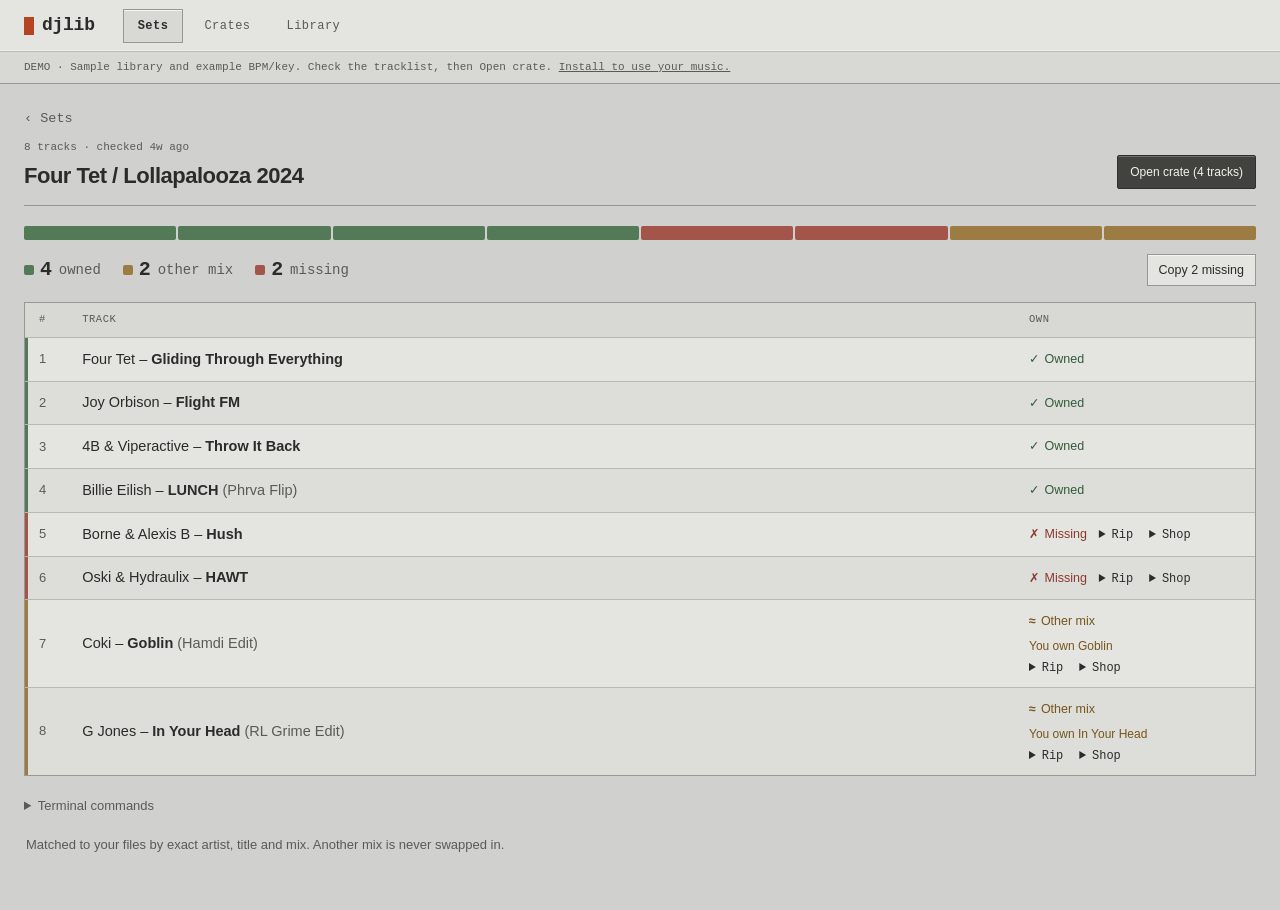
<file: docs/index.html>
<!doctype html>
<html lang="en"><meta charset="utf-8"><meta name="viewport" content="width=device-width,initial-scale=1"><title>djlib demo</title><meta http-equiv="refresh" content="0;url=preview/"><a href="preview/">Open the djlib demo</a></html>
</file>
